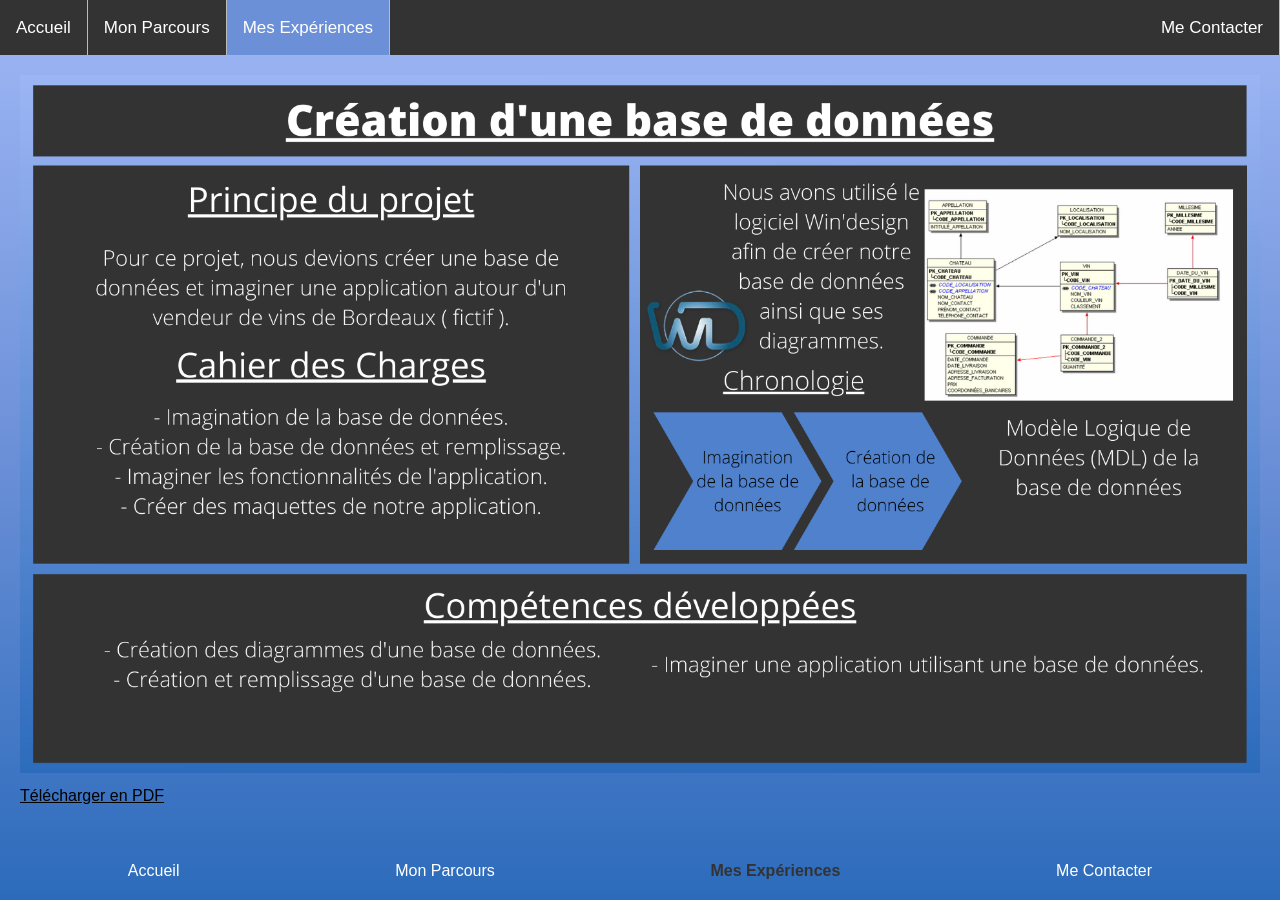
<file: HTML/BD.html>
<html lang="en">

<head>
    <meta charset="UTF-8">
    <meta http-equiv="X-UA-Compatible" content="IE=edge">
    <meta name="viewport" content="width=device-width, initial-scale=1.0">
    <link href="../CSS/stylePdf.css" rel="stylesheet">
    <title>Base de données</title>
</head>

<body>

    <header>

        <ul class="topnav">
            <li><a href="Accueil.html">Accueil</a></li>
            <li><a href="Parcours.html">Mon Parcours</a></li>
            <li><a class="active" href="Experiences.html">Mes Expériences</a></li>
            <li class="right"><a href="Contact.html">Me Contacter</a></li>
        </ul>

    </header>

    <main>
        <!-- <embed src="../PDF/BD.pdf" width="100%" height="100%" /> -->
        <img src="../PDF/BD_Img.png" width="100%" />
        <p><a href="../PDF/BD.pdf">Télécharger en PDF</a></p>
    </main>

    <footer>

        <ul class="botnav">
            <li><a href="Accueil.html">Accueil</a></li>
            <li><a href="Parcours.html">Mon Parcours</a></li>
            <li><a class="botActive" href="Experiences.html">Mes Expériences</a></li>
            <li><a href="Contact.html">Me Contacter</a></li>
        </ul>

    </footer>

</body>

</html>
</file>
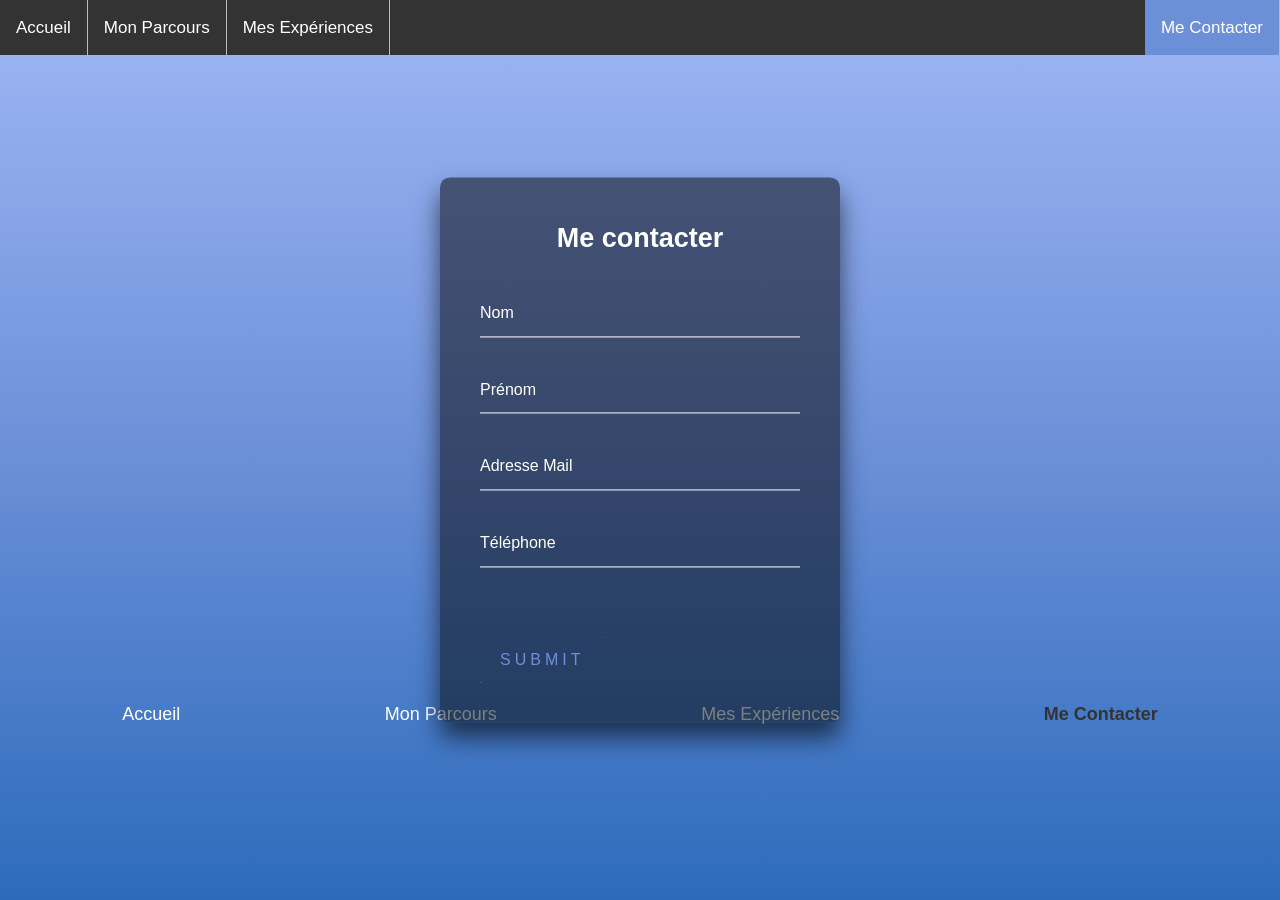
<file: HTML/Contact.html>
<html lang="en">

<head>
    <meta charset="UTF-8">
    <meta http-equiv="X-UA-Compatible" content="IE=edge">
    <meta name="viewport" content="width=device-width, initial-scale=1.0">
    <link href="../CSS/styleContact.css" rel="stylesheet">
    <title>Me Contacter</title>
</head>

<body>

    <header>

        <ul class="topnav">
            <li><a href="Accueil.html">Accueil</a></li>
            <li><a href="Parcours.html">Mon Parcours</a></li>
            <li><a href="Experiences.html">Mes Expériences</a></li>
            <li class="navright"><a class="active" href="Contact.html">Me Contacter</a></li>
        </ul>

    </header>

    <main>

        <div class="login-box">
            <h2>Me contacter</h2>
            <form>
              <div class="user-box">
                <input type="text" name="" required="">
                <label>Nom</label>
              </div>
              <div class="user-box">
                <input type="text" name="" required="">
                <label>Prénom</label>
              </div>
              <div class="user-box">
                <input type="email" name="" required="">
                <label>Adresse Mail</label>
              </div>
              <div class="user-box">
                <input type="tel" maxlength="10" name="" required="">
                <label>Téléphone</label>
              </div>
              <a href="#">
                <span></span>
                <span></span>
                <span></span>
                <span></span>
                Submit
              </a>
            </form>
          </div>

    </main>

    <footer>

        <ul class="botnav">
            <li><a href="Accueil.html">Accueil</a></li>
            <li><a href="Parcours.html">Mon Parcours</a></li>
            <li><a href="Experiences.html">Mes Expériences</a></li>
            <li><a class="botActive" href="Contact.html">Me Contacter</a></li>
        </ul>

    </footer>

</body>

</html>
</file>
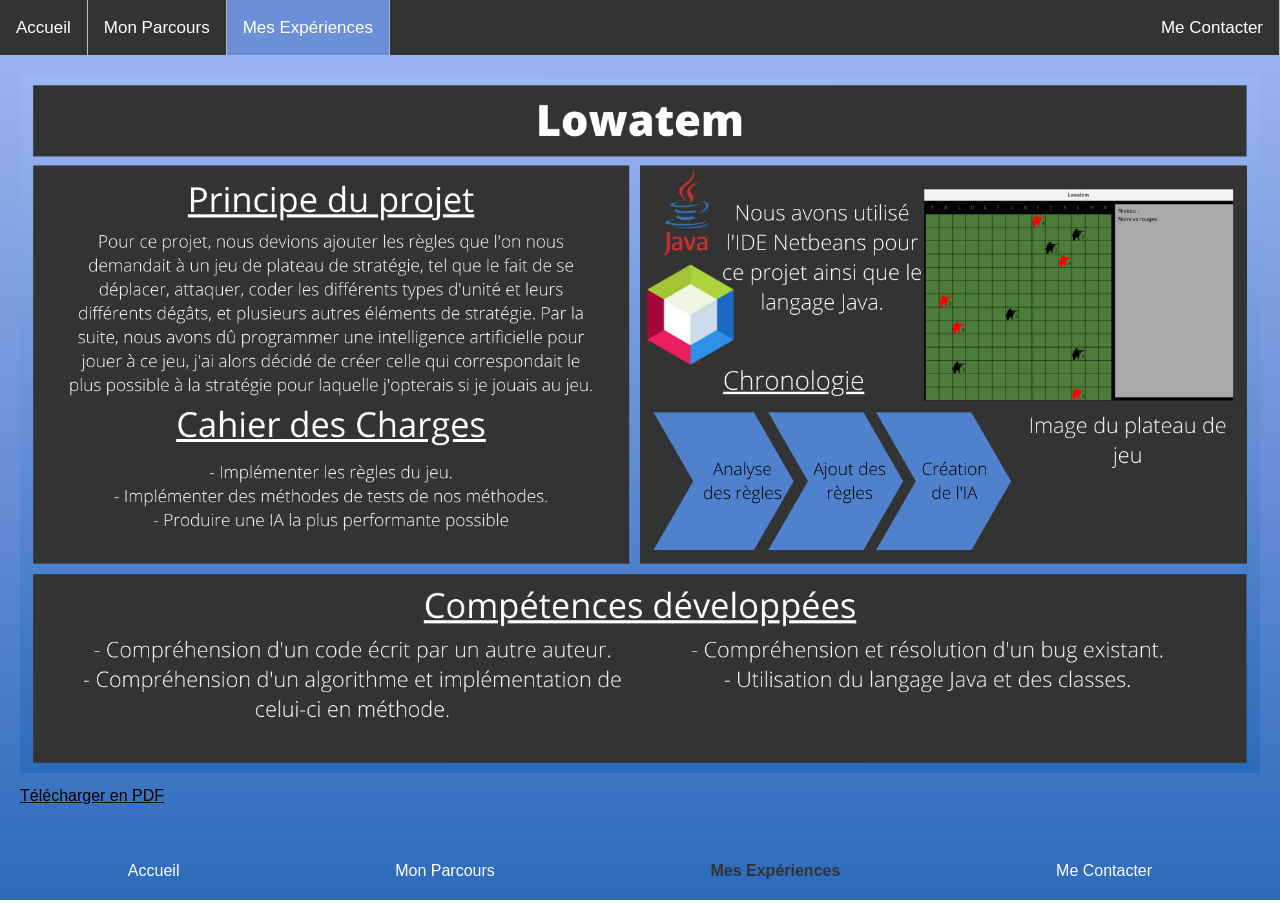
<file: HTML/Lowatem.html>
<html lang="en">

<head>
    <meta charset="UTF-8">
    <meta http-equiv="X-UA-Compatible" content="IE=edge">
    <meta name="viewport" content="width=device-width, initial-scale=1.0">
    <link href="../CSS/stylePdf.css" rel="stylesheet">
    <title>Lowatem</title>
</head>

<body>

    <header>

        <ul class="topnav">
            <li><a href="Accueil.html">Accueil</a></li>
            <li><a href="Parcours.html">Mon Parcours</a></li>
            <li><a class="active" href="Experiences.html">Mes Expériences</a></li>
            <li class="right"><a href="Contact.html">Me Contacter</a></li>
        </ul>

    </header>

    <main>
        <!-- <embed src="../PDF/Lowatem.pdf" width="100%" height="100%" /> -->
        <img src="../PDF/Lowatem_Img.png" width="100%" />
        <p><a href="../PDF/Lowatem.pdf">Télécharger en PDF</a></p>
    </main>

    <footer>

        <ul class="botnav">
            <li><a href="Accueil.html">Accueil</a></li>
            <li><a href="Parcours.html">Mon Parcours</a></li>
            <li><a class="botActive" href="Experiences.html">Mes Expériences</a></li>
            <li><a href="Contact.html">Me Contacter</a></li>
        </ul>

    </footer>

</body>

</html>
</file>
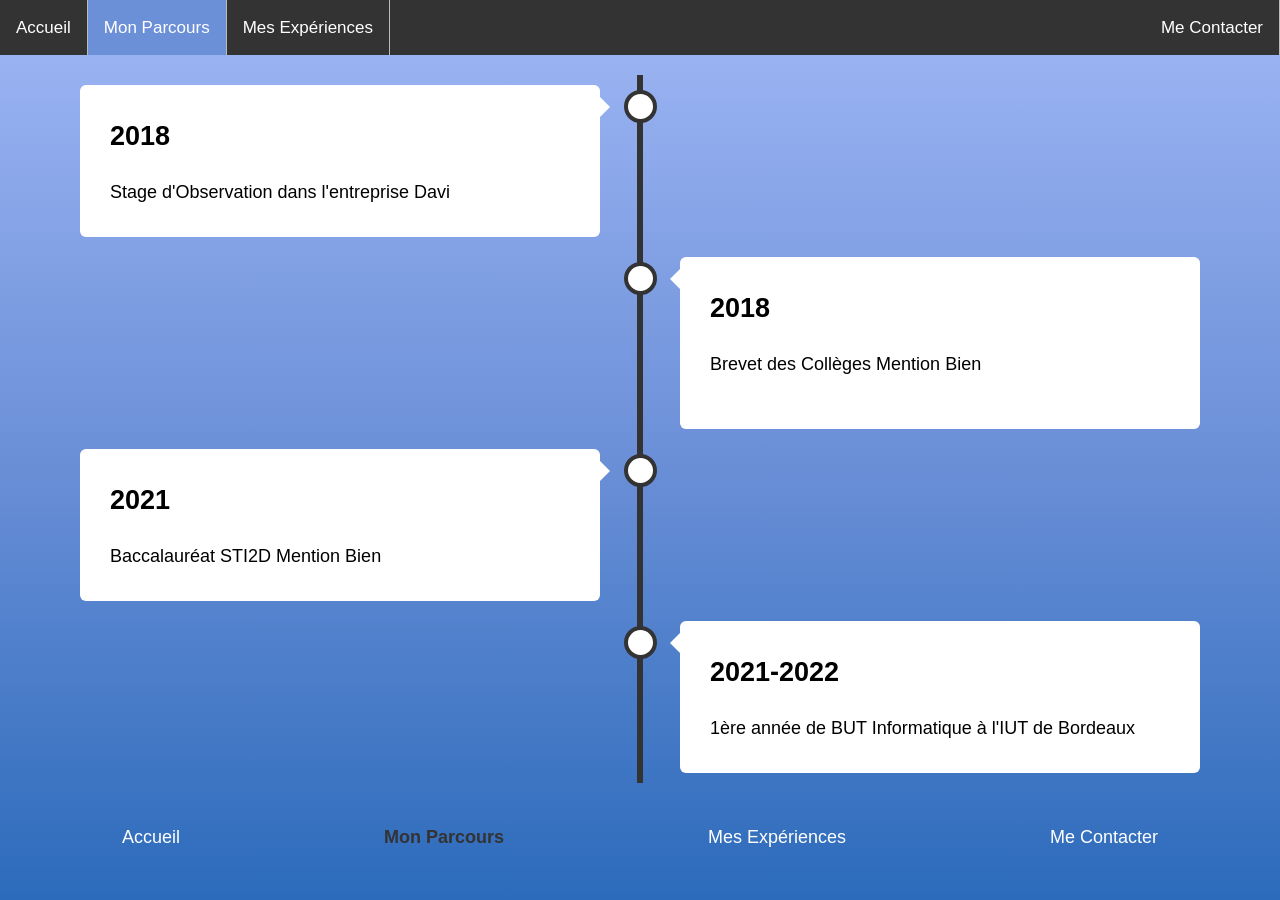
<file: HTML/Parcours.html>
<html lang="en">

<head>
    <meta charset="UTF-8">
    <meta http-equiv="X-UA-Compatible" content="IE=edge">
    <meta name="viewport" content="width=device-width, initial-scale=1.0">
    <link href="../CSS/styleParcours.css" rel="stylesheet">
    <title>Mon Parcours</title>
</head>

<body>

    <header>

        <ul class="topnav">
            <li><a href="Accueil.html">Accueil</a></li>
            <li><a class="active" href="Parcours.html">Mon Parcours</a></li>
            <li><a href="Experiences.html">Mes Expériences</a></li>
            <li class="navright"><a href="Contact.html">Me Contacter</a></li>
        </ul>

    </header>

    <main>

        <div class="timeline">
            <div class="container left">
              <div class="content">
                <h2>2018</h2>
                <p>Stage d'Observation dans l'entreprise Davi</p>
              </div>
            </div>
            <div class="container right">
              <div class="content">
                <h2>2018</h2>
                <p>Brevet des Collèges Mention Bien<p>
              </div>
            </div>
            <div class="container left">
              <div class="content">
                <h2>2021</h2>
                <p>Baccalauréat STI2D Mention Bien</p>
              </div>
            </div>
            <div class="container right">
              <div class="content">
                <h2>2021-2022</h2>
                <p>1ère année de BUT Informatique à l'IUT de Bordeaux</p>
              </div>
            </div>
          </div>

    </main>

    <footer>

        <ul class="botnav">
            <li><a href="Accueil.html">Accueil</a></li>
            <li><a class="botActive" href="Parcours.html">Mon Parcours</a></li>
            <li><a href="Experiences.html">Mes Expériences</a></li>
            <li><a href="Contact.html">Me Contacter</a></li>
        </ul>

    </footer>

</body>

</html>
</file>
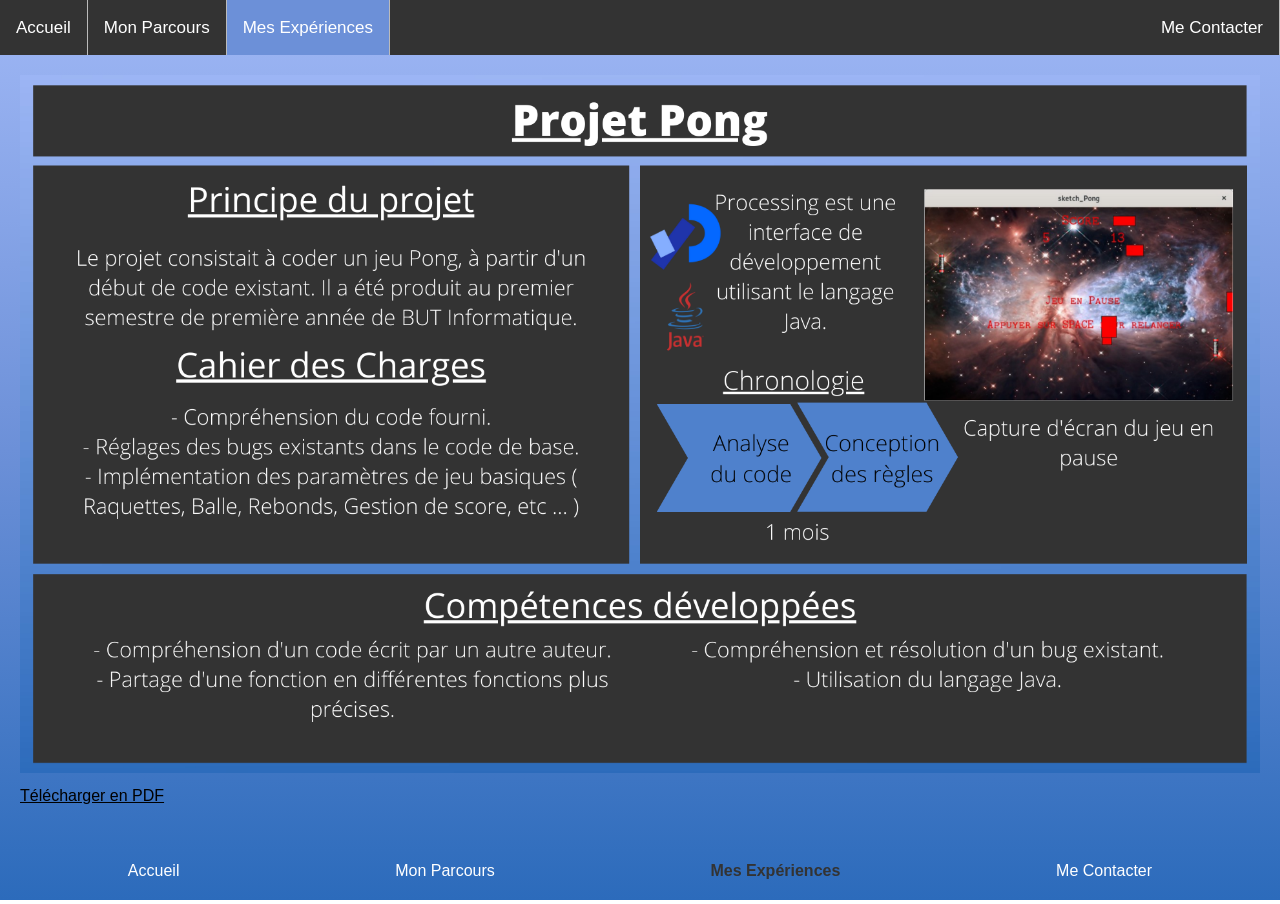
<file: HTML/Pong.html>
<html lang="en">

<head>
    <meta charset="UTF-8">
    <meta http-equiv="X-UA-Compatible" content="IE=edge">
    <meta name="viewport" content="width=device-width, initial-scale=1.0">
    <link href="../CSS/stylePdf.css" rel="stylesheet">
    <title>Pong</title>
</head>

<body>

    <header>

        <ul class="topnav">
            <li><a href="Accueil.html">Accueil</a></li>
            <li><a href="Parcours.html">Mon Parcours</a></li>
            <li><a class="active" href="Experiences.html">Mes Expériences</a></li>
            <li class="right"><a href="Contact.html">Me Contacter</a></li>
        </ul>

    </header>

    <main>
        <!-- <embed src="../PDF/Projet Pong.pdf" width="100%" height="100%" /> -->
        <img src="../PDF/Pong_Img.png" width="100%" />
        <p><a href="../PDF/Projet Pong.pdf">Télécharger en PDF</a></p>
    </main>

    <footer>

        <ul class="botnav">
            <li><a href="Accueil.html">Accueil</a></li>
            <li><a href="Parcours.html">Mon Parcours</a></li>
            <li><a class="botActive" href="Experiences.html">Mes Expériences</a></li>
            <li><a href="Contact.html">Me Contacter</a></li>
        </ul>

    </footer>

</body>

</html>
</file>
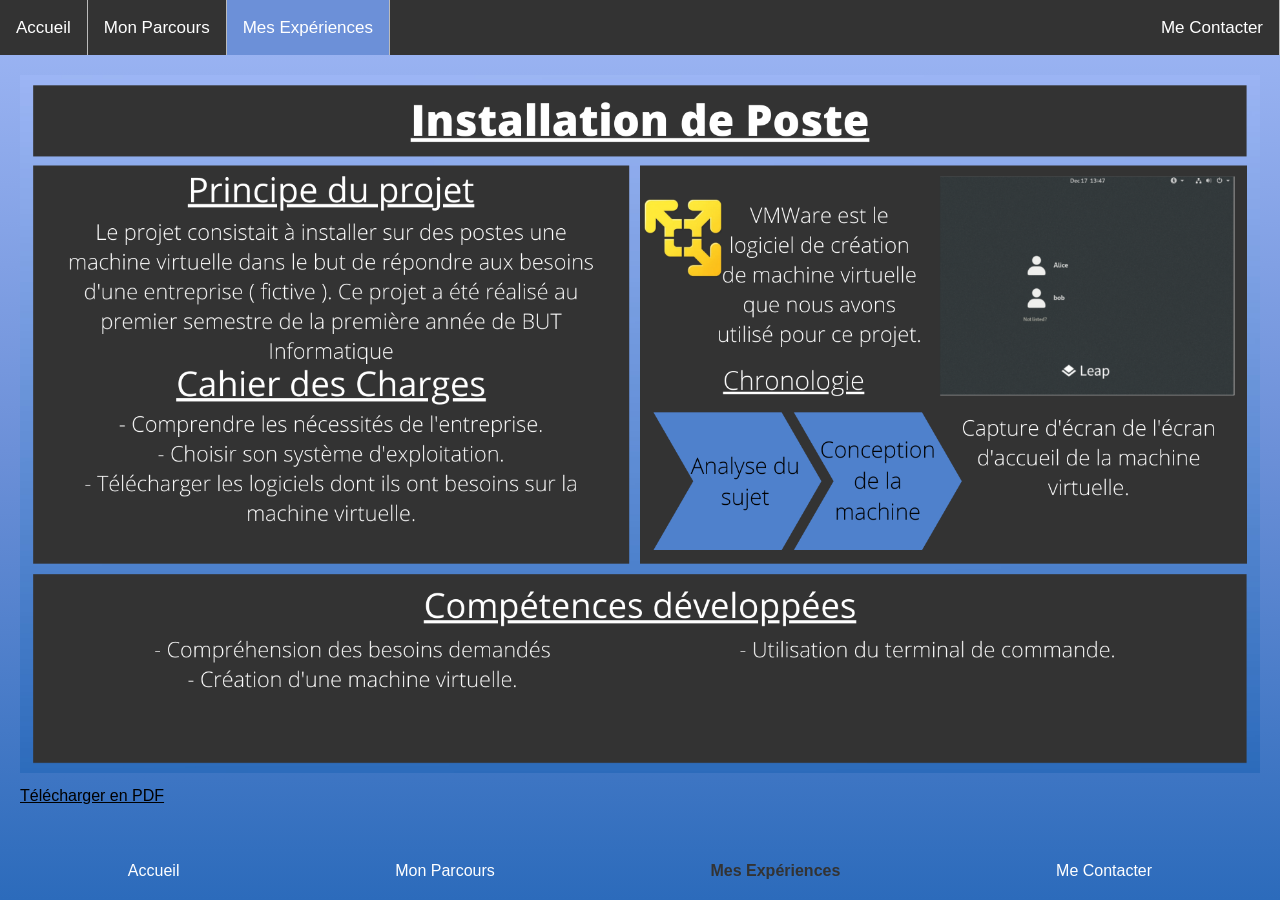
<file: HTML/Poste.html>
<html lang="en">

<head>
    <meta charset="UTF-8">
    <meta http-equiv="X-UA-Compatible" content="IE=edge">
    <meta name="viewport" content="width=device-width, initial-scale=1.0">
    <link href="../CSS/stylePdf.css" rel="stylesheet">
    <title>Installation de Poste</title>
</head>

<body>

    <header>

        <ul class="topnav">
            <li><a href="Accueil.html">Accueil</a></li>
            <li><a href="Parcours.html">Mon Parcours</a></li>
            <li><a class="active" href="Experiences.html">Mes Expériences</a></li>
            <li class="right"><a href="Contact.html">Me Contacter</a></li>
        </ul>

    </header>

    <main>
        <!-- <embed src="../PDF/Installation de Poste.pdf" width="100%" height="100%" /> -->
        <img src="../PDF/Poste_Img.png" width="100%" />
        <p><a href="../PDF/Installation de Poste.pdf">Télécharger en PDF</a></p>
    </main>

    <footer>

        <ul class="botnav">
            <li><a href="Accueil.html">Accueil</a></li>
            <li><a href="Parcours.html">Mon Parcours</a></li>
            <li><a class="botActive" href="Experiences.html">Mes Expériences</a></li>
            <li><a href="Contact.html">Me Contacter</a></li>
        </ul>

    </footer>

</body>

</html>
</file>
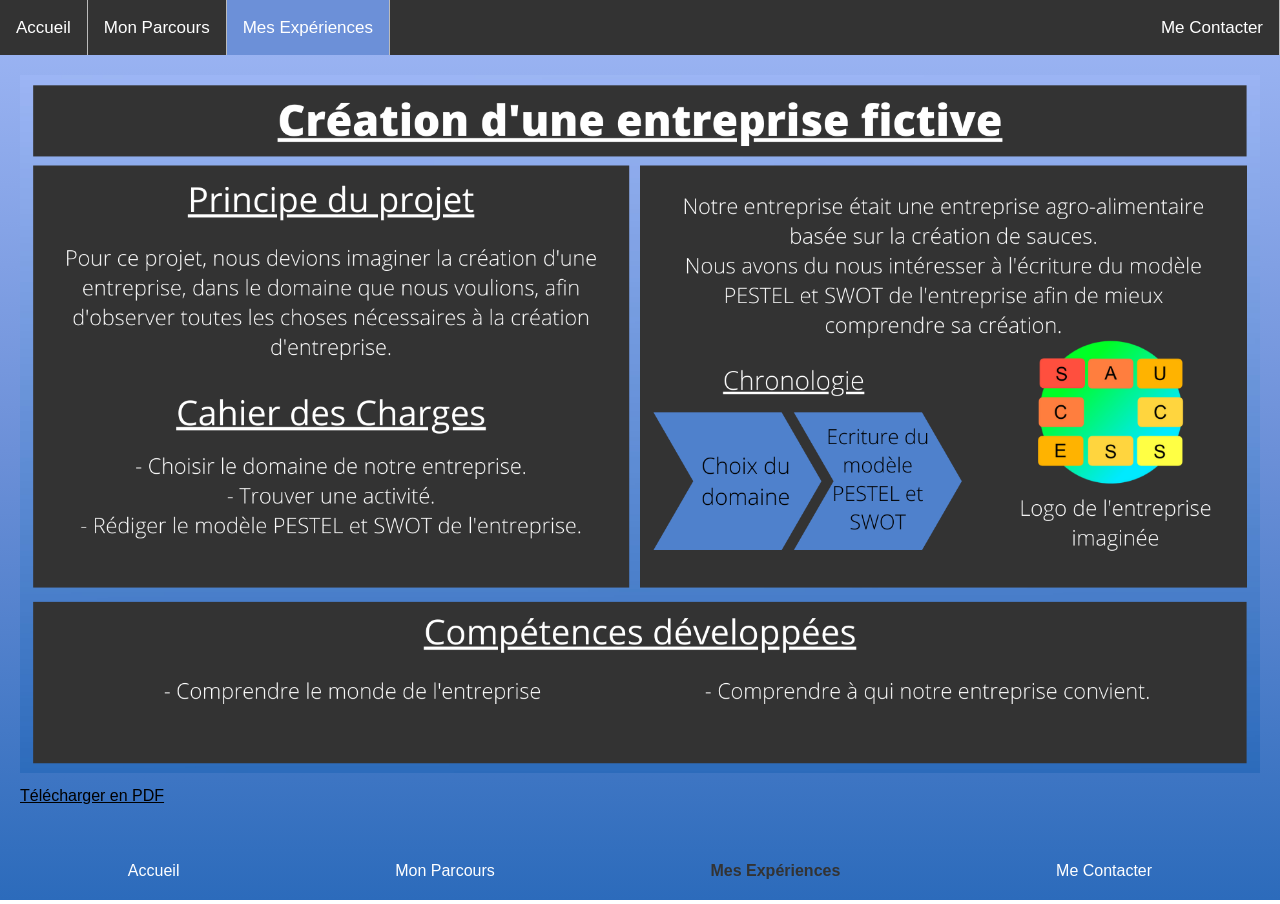
<file: HTML/Sauccess.html>
<html lang="en">

<head>
    <meta charset="UTF-8">
    <meta http-equiv="X-UA-Compatible" content="IE=edge">
    <meta name="viewport" content="width=device-width, initial-scale=1.0">
    <link href="../CSS/stylePdf.css" rel="stylesheet">
    <title>Création d'Entreprise</title>
</head>

<body>

    <header>

        <ul class="topnav">
            <li><a href="Accueil.html">Accueil</a></li>
            <li><a href="Parcours.html">Mon Parcours</a></li>
            <li><a class="active" href="Experiences.html">Mes Expériences</a></li>
            <li class="right"><a href="Contact.html">Me Contacter</a></li>
        </ul>

    </header>

    <main>
        <!-- <embed src="../PDF/Sauccess.pdf" width="100%" height="100%" /> -->
        <img src="../PDF/Sauccess_Img.png" width="100%" />
        <p><a href="../PDF/Sauccess.pdf">Télécharger en PDF</a></p>
    </main>

    <footer>

        <ul class="botnav">
            <li><a href="Accueil.html">Accueil</a></li>
            <li><a href="Parcours.html">Mon Parcours</a></li>
            <li><a class="botActive" href="Experiences.html">Mes Expériences</a></li>
            <li><a href="Contact.html">Me Contacter</a></li>
        </ul>

    </footer>

</body>

</html>
</file>
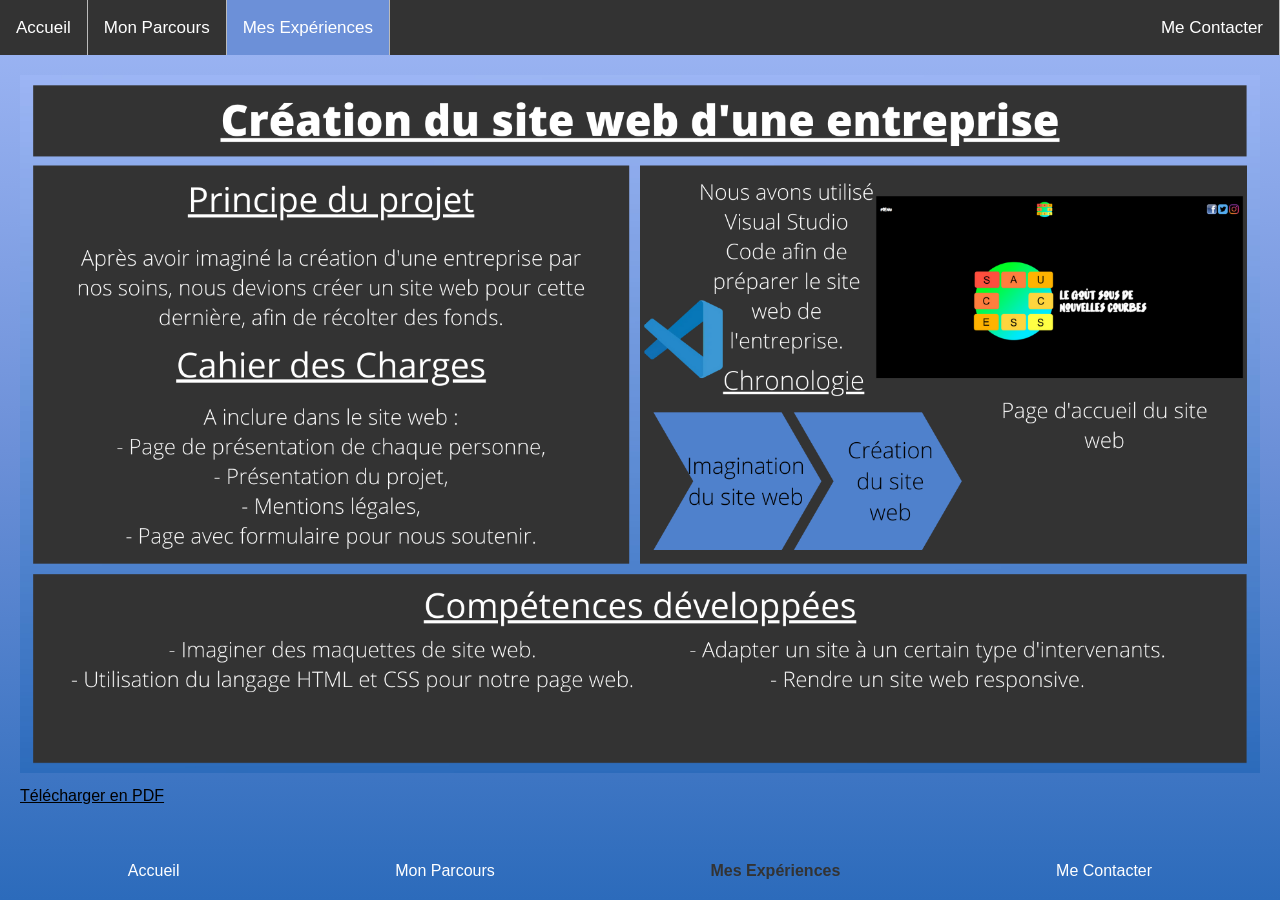
<file: HTML/WebEntreprise.html>
<html lang="en">

<head>
    <meta charset="UTF-8">
    <meta http-equiv="X-UA-Compatible" content="IE=edge">
    <meta name="viewport" content="width=device-width, initial-scale=1.0">
    <link href="../CSS/stylePdf.css" rel="stylesheet">
    <title>Web Entreprise</title>
</head>

<body>

    <header>

        <ul class="topnav">
            <li><a href="Accueil.html">Accueil</a></li>
            <li><a href="Parcours.html">Mon Parcours</a></li>
            <li><a class="active" href="Experiences.html">Mes Expériences</a></li>
            <li class="right"><a href="Contact.html">Me Contacter</a></li>
        </ul>

    </header>

    <main>
        <!-- <embed src="../PDF/WebEntreprise.pdf" width="100%" height="100%" /> -->
        <img src="../PDF/WebEntreprise_Img.png" width="100%" />
        <p><a href="../PDF/WebEntreprise.pdf">Télécharger en PDF</a></p>
    </main>

    <footer>

        <ul class="botnav">
            <li><a href="Accueil.html">Accueil</a></li>
            <li><a href="Parcours.html">Mon Parcours</a></li>
            <li><a class="botActive" href="Experiences.html">Mes Expériences</a></li>
            <li><a href="Contact.html">Me Contacter</a></li>
        </ul>

    </footer>

</body>

</html>
</file>
<file: CSS/stylePdf.css>
/*
    HTML
*/

* {
    margin:0;
    padding:0;
}

html {
    width: auto;
    height: auto;
}

body {
    background-image: linear-gradient(180deg, #9fb7f5 0, #6c90d8 50%, #2c6bbb 100%);
    /*background-image:url("../Images/BackgroundPf.jpg");*/
    background-attachment: fixed;
}

/*
    BANDEAU DU HAUT
*/

ul.topnav {
    list-style-type: none;
    margin: 0;
    padding: 0;
    overflow: hidden;
    background-color: #333;
    font-family: arial;
    text-align: left;
    width: 100%;
    position: sticky;
    top: 0;
}

ul.topnav li {
    float: left;
}

ul.topnav li a {
    display: block;
    color: white;
    text-align: center;
    padding: 14px 16px;
    text-decoration: none;
    float: left;
    font-size: 17px;
    border-right: 1px solid #bbb;
}

ul.topnav li a:hover:not(.active) {
    background-color: #ddd;
    color: black;
}

ul.topnav li a.active {
    background-color: #6C90D8;
}

ul.topnav li.right {
    float: right;
}

@media screen and (max-width: 720px) {
    ul.topnav li {
        width: 100%;
    }

    ul.topnav a {
        width: 100%;
    }
}

/*
    FIN DU BANDEAU DU HAUT
*/

/*
    CORPS
*/

h1 {
    display: flex;
    justify-content: center;
}

/*
    FIN DU CORPS
*/

/*
    BANDEAU DU BAS
*/

.botnav {
    padding: 20px;
}

ul.botnav {
    display: flex;
    justify-content: space-around;
    list-style-type: none;
}

@media screen and (max-width:800px) {
    ul.botnav {
        flex-direction: column;
    }
}

ul.botnav li a {
    text-decoration: none;
    color: white;
}

ul.botnav li a.botActive {
    color: #333;
    font-weight: bold;
}

/*
    FIN DU BANDEAU DU BAS
*/

/*
    Others
*/

main {
    margin: 20px;
}

h1 {
    padding-top: 10px;
    padding-bottom: 10px;
}

h2 {
    padding-top: 10px;
    padding-bottom: 10px;
}

h3 {
    padding-top: 10px;
    padding-bottom: 10px;
}

p {
    padding-top: 10px;
    padding-bottom: 10px;
}

body,
button,
input,
select,
optgroup,
textarea {
    color: black;
    font-family: 'Muli', sans-serif;
    font-size: 1rem;
    line-height: 1.6;
}

h1 {
    font-size: 2rem;
    margin: 2rem auto 1rem;
    line-height: 1;
}

a {
    color: inherit;
    transition: 0.25s all ease-in-out;
}

a:visited {
    color: #333;
}

/********************************
* Scrollbar
*********************************/

::-webkit-scrollbar-track {
    background-color: #F5F5F5;
}

::-webkit-scrollbar {
    margin: 10px;
    height: 20px;
    background-color: #F5F5F5;
}

::-webkit-scrollbar-thumb {
    margin: 10px;
    background-color: #333;
    border-radius: 10px;
}
</file>
<file: CSS/styleContact.css>
/*
    HTML
*/

* {
    margin:0;
    padding:0;
}

html {
    width: auto;
    height: auto;
}

body {
    background-image: linear-gradient(180deg, #9fb7f5 0, #6c90d8 50%, #2c6bbb 100%);
    /*background-image:url("../Images/BackgroundPf.jpg");*/
    background-attachment: fixed;
}

/*
    BANDEAU DU HAUT
*/

ul.topnav {
    list-style-type: none;
    margin: 0;
    padding: 0;
    overflow: hidden;
    background-color: #333;
    font-family: arial;
    text-align: left;
    width: 100%;
    position: sticky;
    top: 0;
}

ul.topnav li {
    float: left;
}

ul.topnav li a {
    display: block;
    color: white;
    text-align: center;
    padding: 14px 16px;
    text-decoration: none;
    float: left;
    font-size: 17px;
    border-right: 1px solid #bbb;
}

ul.topnav li a:hover:not(.active) {
    background-color: #ddd;
    color: black;
}

ul.topnav li a.active {
    background-color: #6C90D8;
}

ul.topnav li.navright {
    float: right;
}

@media screen and (max-width: 720px) {
    ul.topnav li {
        width: 100%;
    }

    ul.topnav a {
        width: 100%;
    }
}

/*
    FIN DU BANDEAU DU HAUT
*/

/*
    CORPS
*/

h1 {
    display: flex;
    justify-content: center;
}

/*
    FIN DU CORPS
*/

/*
    BANDEAU DU BAS
*/

.botnav {
    padding: 20px;
}

ul.botnav {
    display: flex;
    justify-content: space-around;
    list-style-type: none;
}

@media screen and (max-width:800px) {
    ul.botnav {
        flex-direction: column;
    }
}

ul.botnav li a {
    text-decoration: none;
    color: white;
}

ul.botnav li a.botActive {
    color: #333;
    font-weight: bold;
}

/*
    FIN DU BANDEAU DU BAS
*/

/*
    FORMULAIRE TEMPLATE
*/

.login-box {
    position: absolute;
    top: 50%;
    left: 50%;
    width: 400px;
    padding: 40px;
    transform: translate(-50%, -50%);
    background: rgba(0, 0, 0, .5);
    box-sizing: border-box;
    box-shadow: 0 15px 25px rgba(0, 0, 0, .6);
    border-radius: 10px;
}

.login-box h2 {
    margin: 0 0 30px;
    padding: 0;
    color: #fff;
    text-align: center;
}

.login-box .user-box {
    position: relative;
}

.login-box .user-box input {
    width: 100%;
    padding: 10px 0;
    font-size: 16px;
    color: #fff;
    margin-bottom: 30px;
    border: none;
    border-bottom: 1px solid #fff;
    outline: none;
    background: transparent;
}

.login-box .user-box label {
    position: absolute;
    top: 0;
    left: 0;
    padding: 10px 0;
    font-size: 16px;
    color: #fff;
    pointer-events: none;
    transition: .5s;
}

.login-box .user-box input:focus~label,
.login-box .user-box input:valid~label {
    top: -20px;
    left: 0;
    color: #03e9f4;
    font-size: 12px;
}

.login-box form a {
    position: relative;
    display: inline-block;
    padding: 10px 20px;
    color: #6C90D8;
    font-size: 16px;
    text-decoration: none;
    text-transform: uppercase;
    overflow: hidden;
    transition: .5s;
    margin-top: 40px;
    letter-spacing: 4px
}

.login-box a:hover {
    background: #6C90D8;
    color: #fff;
    border-radius: 5px;
    box-shadow: 0 0 5px #6C90D8,
        0 0 25px #6C90D8,
        0 0 50px #6C90D8,
        0 0 100px #6C90D8;
}

.login-box a span {
    position: absolute;
    display: block;
}

.login-box a span:nth-child(1) {
    top: 0;
    left: -100%;
    width: 100%;
    height: 2px;
    background: linear-gradient(90deg, transparent, #6C90D8);
    animation: btn-anim1 1s linear infinite;
}

@keyframes btn-anim1 {
    0% {
        left: -100%;
    }

    50%, 100% {
        left: 100%;
    }
}

.login-box a span:nth-child(2) {
    top: -100%;
    right: 0;
    width: 2px;
    height: 100%;
    background: linear-gradient(180deg, transparent, #6C90D8);
    animation: btn-anim2 1s linear infinite;
    animation-delay: .25s
}

@keyframes btn-anim2 {
    0% {
        top: -100%;
    }

    50%, 100% {
        top: 100%;
    }
}

.login-box a span:nth-child(3) {
    bottom: 0;
    right: -100%;
    width: 100%;
    height: 2px;
    background: linear-gradient(270deg, transparent, #6C90D8);
    animation: btn-anim3 1s linear infinite;
    animation-delay: .5s
}

@keyframes btn-anim3 {
    0% {
        right: -100%;
    }

    50%, 100% {
        right: 100%;
    }
}

.login-box a span:nth-child(4) {
    bottom: -100%;
    left: 0;
    width: 2px;
    height: 100%;
    background: linear-gradient(360deg, transparent, #6C90D8);
    animation: btn-anim4 1s linear infinite;
    animation-delay: .75s
}

@keyframes btn-anim4 {
    0% {
        bottom: -100%;
    }

    50%, 100% {
        bottom: 100%;
    }
}

footer {
    margin-top: 625px;
}

@media screen and (max-width: 720px) {
    .login-box {
        width: 90%;
        margin-top: 200px;
    }
}

/*
    Others
*/

main {
    margin: 20px;
}

h1 {
    padding-top: 10px;
    padding-bottom: 10px;
}

h2 {
    padding-top: 10px;
    padding-bottom: 10px;
}

h3 {
    padding-top: 10px;
    padding-bottom: 10px;
}

p {
    padding-top: 10px;
    padding-bottom: 10px;
}

body,
button,
input,
select,
optgroup,
textarea {
    color: black;
    font-family: 'Muli', sans-serif;
    font-size: 1rem;
    line-height: 1.6;
}

h1 {
    font-size: 2rem;
    margin: 2rem auto 1rem;
    line-height: 1;
}

a {
    color: inherit;
    transition: 0.25s all ease-in-out;
}

a:visited {
    color: #333;
}

/********************************
* Scrollbar
*********************************/

::-webkit-scrollbar-track {
    background-color: #F5F5F5;
}

::-webkit-scrollbar {
    margin: 10px;
    height: 20px;
    background-color: #F5F5F5;
}

::-webkit-scrollbar-thumb {
    margin: 10px;
    background-color: #333;
    border-radius: 10px;
}


/********************************
* Breakpoints
*********************************/
@media screen and (min-width: 576px) {
    .carousel-item {
        flex-basis: 300px;
    }
}

@media screen and (min-width: 992px) {

    body,
    button,
    input,
    select,
    optgroup,
    textarea {
        font-size: 1.125rem;
    }

    h1 {
        font-size: 2.75rem;
    }

    .carousel-item {
        flex-basis: 325px;
    }
}

@media screen and (min-width: 1280px) {
    h1 {
        font-size: 4rem;
    }

    .carousel-item {
        flex-basis: 450px;
    }
}

@media screen and (min-width: 1600px) {

    body,
    button,
    input,
    select,
    optgroup,
    textarea {
        font-size: 1.25rem;
    }
}
</file>
<file: CSS/styleParcours.css>
/*
    HTML
*/

* {
    margin:0;
    padding:0;
}

html {
    width: auto;
    height: auto;
}

body {
    background-image: linear-gradient(180deg, #9fb7f5 0, #6c90d8 50%, #2c6bbb 100%);
    /*background-image:url("../Images/BackgroundPf.jpg");*/
    background-attachment: fixed;
}

/*
    BANDEAU DU HAUT
*/

ul.topnav {
    list-style-type: none;
    margin: 0;
    padding: 0;
    overflow: hidden;
    background-color: #333;
    font-family: arial;
    text-align: left;
    width: 100%;
    position: sticky;
    top: 0;
}

ul.topnav li {
    float: left;
}

ul.topnav li a {
    display: block;
    color: white;
    text-align: center;
    padding: 14px 16px;
    text-decoration: none;
    float: left;
    font-size: 17px;
    border-right: 1px solid #bbb;
}

ul.topnav li a:hover:not(.active) {
    background-color: #ddd;
    color: black;
}

ul.topnav li a.active {
    background-color: #6C90D8;
}

ul.topnav li.navright {
    float: right;
}

@media screen and (max-width: 720px) {
    ul.topnav li {
        width: 100%;
    }

    ul.topnav a {
        width: 100%;
    }
}

/*
    FIN DU BANDEAU DU HAUT
*/

/*
    CORPS
*/

h1 {
    display: flex;
    justify-content: center;
}

/*
    FIN DU CORPS
*/

/*
    BANDEAU DU BAS
*/

.botnav {
    padding: 20px;
}

ul.botnav {
    display: flex;
    justify-content: space-around;
    list-style-type: none;
}

@media screen and (max-width:800px) {
    ul.botnav {
        flex-direction: column;
    }
}

ul.botnav li a {
    text-decoration: none;
    color: white;
}

ul.botnav li a.botActive {
    color: #333;
    font-weight: bold;
}

/*
    FIN DU BANDEAU DU BAS
*/

/*
    Others
*/

main {
    margin: 20px;
}

h1 {
    padding-top: 10px;
    padding-bottom: 10px;
}

h2 {
    padding-top: 10px;
    padding-bottom: 10px;
}

h3 {
    padding-top: 10px;
    padding-bottom: 10px;
}

p {
    padding-top: 10px;
    padding-bottom: 10px;
}

body,
button,
input,
select,
optgroup,
textarea {
    color: black;
    font-family: 'Muli', sans-serif;
    font-size: 1rem;
    line-height: 1.6;
}

h1 {
    font-size: 2rem;
    margin: 2rem auto 1rem;
    line-height: 1;
}

a {
    color: inherit;
    transition: 0.25s all ease-in-out;
}

a:visited {
    color: #333;
}

/********************************
* Scrollbar
*********************************/

::-webkit-scrollbar-track {
    background-color: #F5F5F5;
}

::-webkit-scrollbar {
    margin: 10px;
    height: 20px;
    background-color: #F5F5F5;
}

::-webkit-scrollbar-thumb {
    margin: 10px;
    background-color: #333;
    border-radius: 10px;
}


/********************************
* Breakpoints
*********************************/
@media screen and (min-width: 576px) {
    .carousel-item {
        flex-basis: 300px;
    }
}

@media screen and (min-width: 992px) {

    body,
    button,
    input,
    select,
    optgroup,
    textarea {
        font-size: 1.125rem;
    }

    h1 {
        font-size: 2.75rem;
    }

    .carousel-item {
        flex-basis: 325px;
    }
}

@media screen and (min-width: 1280px) {
    h1 {
        font-size: 4rem;
    }

    .carousel-item {
        flex-basis: 450px;
    }
}

@media screen and (min-width: 1600px) {

    body,
    button,
    input,
    select,
    optgroup,
    textarea {
        font-size: 1.25rem;
    }
}

/*
    FRISE
*/

* {
    box-sizing: border-box;
  }
  
  /* The actual timeline (the vertical ruler) */
  .timeline {
    position: relative;
    max-width: 1200px;
    margin: 0 auto;
  }
  
  /* The actual timeline (the vertical ruler) */
  .timeline::after {
    content: '';
    position: absolute;
    width: 6px;
    background-color: #333;
    top: 0;
    bottom: 0;
    left: 50%;
    margin-left: -3px;
  }
  
  /* Container around content */
  .container {
    padding: 10px 40px;
    position: relative;
    background-color: inherit;
    width: 50%;
  }
  
  /* The circles on the timeline */
  .container::after {
    content: '';
    position: absolute;
    width: 25px;
    height: 25px;
    right: -17px;
    background-color: white;
    border: 4px solid #333;
    top: 15px;
    border-radius: 50%;
    z-index: 1;
  }
  
  /* Place the container to the left */
  .left {
    left: 0;
  }
  
  /* Place the container to the right */
  .right {
    left: 50%;
  }
  
  /* Add arrows to the left container (pointing right) */
  .left::before {
    content: " ";
    height: 0;
    position: absolute;
    top: 22px;
    width: 0;
    z-index: 1;
    right: 30px;
    border: medium solid white;
    border-width: 10px 0 10px 10px;
    border-color: transparent transparent transparent white;
  }
  
  /* Add arrows to the right container (pointing left) */
  .right::before {
    content: " ";
    height: 0;
    position: absolute;
    top: 22px;
    width: 0;
    z-index: 1;
    left: 30px;
    border: medium solid white;
    border-width: 10px 10px 10px 0;
    border-color: transparent white transparent transparent;
  }
  
  /* Fix the circle for containers on the right side */
  .right::after {
    left: -16px;
  }
  
  /* The actual content */
  .content {
    padding: 20px 30px;
    background-color: white;
    position: relative;
    border-radius: 6px;
  }
  
  /* Media queries - Responsive timeline on screens less than 600px wide */
  @media screen and (max-width: 600px) {
    /* Place the timelime to the left */
    .timeline::after {
    left: 31px;
    }
    
    /* Full-width containers */
    .container {
    width: 100%;
    padding-left: 70px;
    padding-right: 25px;
    }
    
    /* Make sure that all arrows are pointing leftwards */
    .container::before {
    left: 60px;
    border: medium solid white;
    border-width: 10px 10px 10px 0;
    border-color: transparent white transparent transparent;
    }
  
    /* Make sure all circles are at the same spot */
    .left::after, .right::after {
    left: 15px;
    }
    
    /* Make all right containers behave like the left ones */
    .right {
    left: 0%;
    }
  }
</file>
